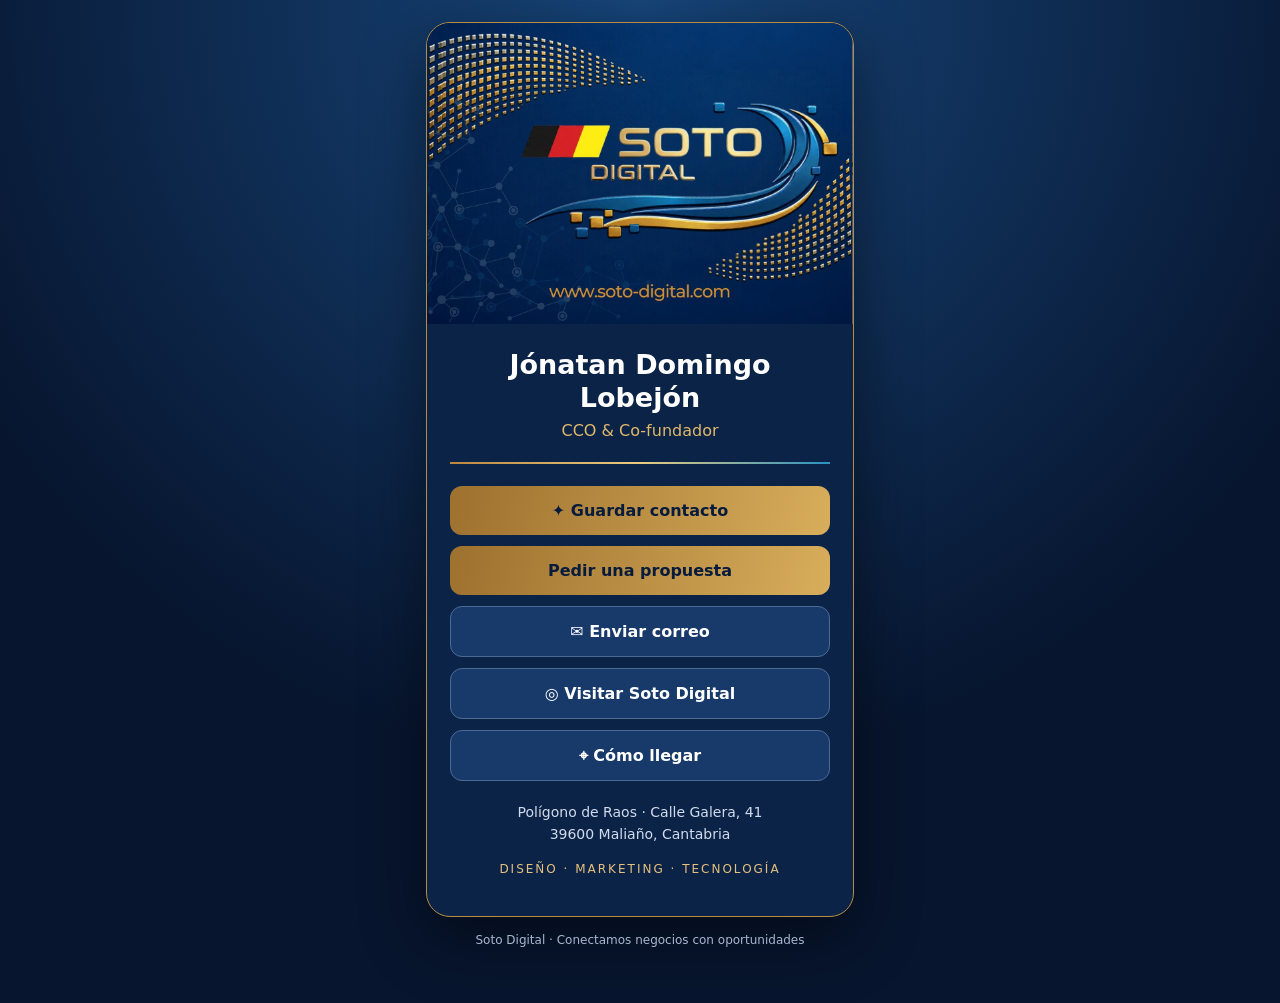
<file: tarjeta/jonatan/index.html>
<!doctype html><html lang="es"><head><meta name="robots" content="noindex, nofollow"><meta charset="utf-8"><meta name="viewport" content="width=device-width,initial-scale=1"><meta name="theme-color" content="#071b3d"><title>Jónatan Domingo Lobejón | Soto Digital</title><meta name="description" content="Tarjeta digital de Jónatan Domingo Lobejón, CCO & Co-fundador de Soto Digital"><style>*{box-sizing:border-box}body{margin:0;background:radial-gradient(circle at 50% 0,#17467b,#07152e 65%);font-family:system-ui,-apple-system,Segoe UI,sans-serif;color:white;min-height:100vh}.wrap{max-width:460px;margin:auto;padding:22px 16px 40px}.card{border:1px solid #b88c42;border-radius:24px;overflow:hidden;background:#0c2348;box-shadow:0 20px 65px #0007}.hero{width:100%;display:block}.body{padding:25px 23px 28px;text-align:center}h1{font-size:27px;margin:0 0 7px;line-height:1.2}.role{color:#e0b96b;font-size:16px;margin:0 0 22px}.line{height:2px;background:linear-gradient(90deg,#bd8840,#e9cb80,#2a92c2);margin-bottom:22px}.btn{display:flex;align-items:center;justify-content:center;gap:10px;text-decoration:none;color:#fff;padding:15px;margin:11px 0;border-radius:12px;background:#173a6b;border:1px solid #4c6b94;font-weight:650}.btn.primary{background:linear-gradient(105deg,#9d712e,#d8ad5b);color:#071b3d;border:0}.btn svg{width:20px;height:20px}.meta{color:#d1dbeb;font-size:14px;line-height:1.6;margin:20px 0 4px}.meta a{color:#e8c57c}.small{font-size:12px;color:#a6b9d0;margin:16px;text-align:center}.tag{font-size:12px;letter-spacing:2px;color:#e5c17c;margin-top:16px}</style></head><body><main class="wrap"><section class="card"><img class="hero" src="portada.jpg" alt="Imagen corporativa Soto Digital"><div class="body"><h1>Jónatan Domingo Lobejón</h1><p class="role">CCO &amp; Co-fundador</p><div class="line"></div><a class="btn primary" href="jonatan-domingo-lobejon.vcf" download>✦ Guardar contacto</a><a class="btn primary" href="https://soto-digital.com/#diagnostico">Pedir una propuesta</a><a class="btn" href="mailto:jonatan@soto-digital.com">✉ Enviar correo</a><a class="btn" href="https://www.soto-digital.com/" target="_blank" rel="noopener">◎ Visitar Soto Digital</a><a class="btn" href="https://www.google.com/maps/search/?api=1&query=Pol%C3%ADgono+de+Raos+Calle+Galera+41+39600+Malia%C3%B1o" target="_blank" rel="noopener">⌖ Cómo llegar</a><p class="meta">Polígono de Raos · Calle Galera, 41<br>39600 Maliaño, Cantabria</p><p class="tag">DISEÑO · MARKETING · TECNOLOGÍA</p></div></section><p class="small">Soto Digital · Conectamos negocios con oportunidades</p></main></body></html>
</file>
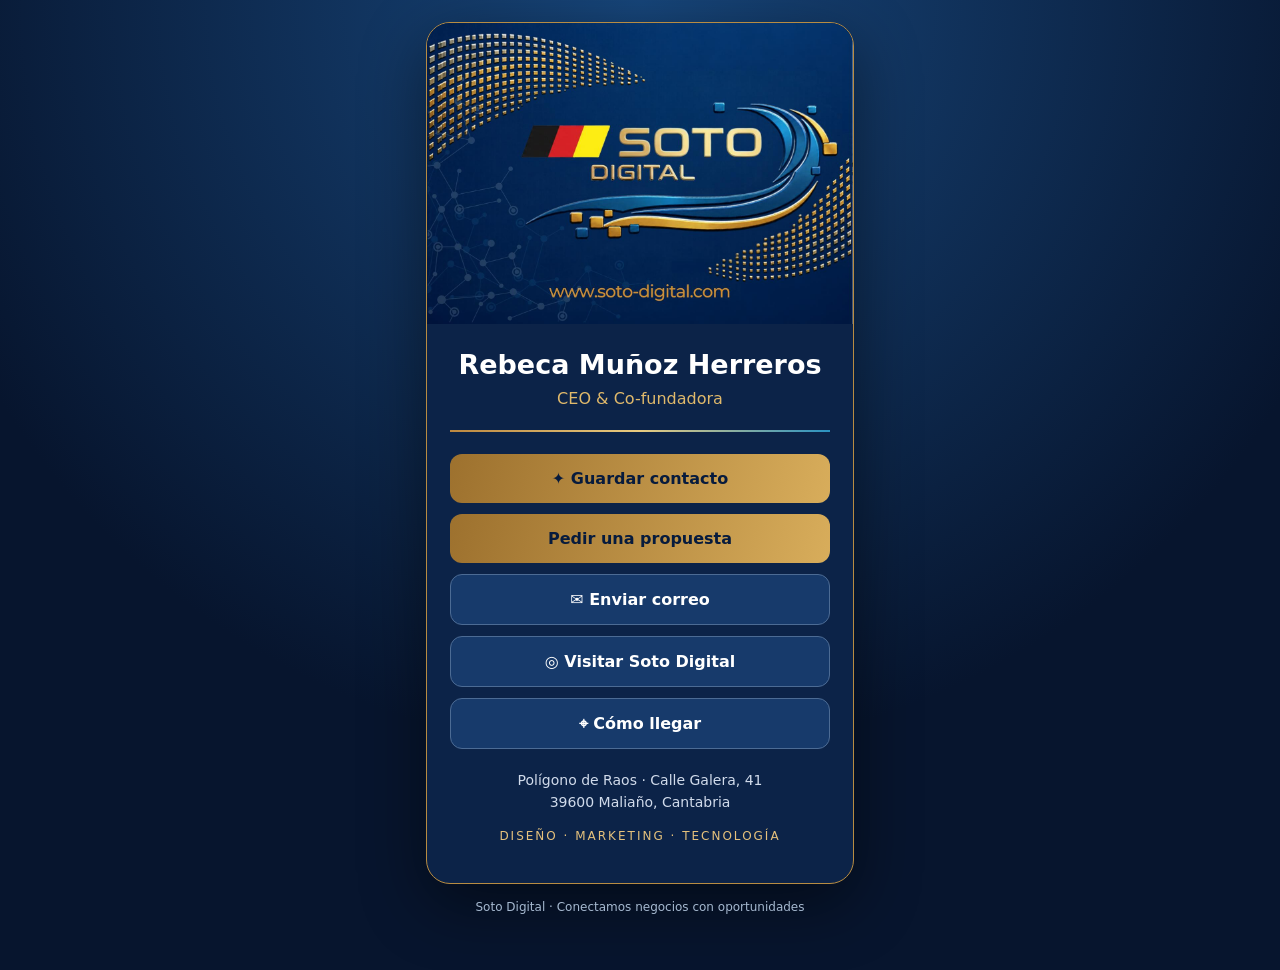
<file: tarjeta/rebeca/index.html>
<!doctype html><html lang="es"><head><meta name="robots" content="noindex, nofollow"><meta charset="utf-8"><meta name="viewport" content="width=device-width,initial-scale=1"><meta name="theme-color" content="#071b3d"><title>Rebeca Muñoz Herreros | Soto Digital</title><meta name="description" content="Tarjeta digital de Rebeca Muñoz Herreros, CEO & Co-fundadora de Soto Digital"><style>*{box-sizing:border-box}body{margin:0;background:radial-gradient(circle at 50% 0,#17467b,#07152e 65%);font-family:system-ui,-apple-system,Segoe UI,sans-serif;color:white;min-height:100vh}.wrap{max-width:460px;margin:auto;padding:22px 16px 40px}.card{border:1px solid #b88c42;border-radius:24px;overflow:hidden;background:#0c2348;box-shadow:0 20px 65px #0007}.hero{width:100%;display:block}.body{padding:25px 23px 28px;text-align:center}h1{font-size:27px;margin:0 0 7px;line-height:1.2}.role{color:#e0b96b;font-size:16px;margin:0 0 22px}.line{height:2px;background:linear-gradient(90deg,#bd8840,#e9cb80,#2a92c2);margin-bottom:22px}.btn{display:flex;align-items:center;justify-content:center;gap:10px;text-decoration:none;color:#fff;padding:15px;margin:11px 0;border-radius:12px;background:#173a6b;border:1px solid #4c6b94;font-weight:650}.btn.primary{background:linear-gradient(105deg,#9d712e,#d8ad5b);color:#071b3d;border:0}.btn svg{width:20px;height:20px}.meta{color:#d1dbeb;font-size:14px;line-height:1.6;margin:20px 0 4px}.meta a{color:#e8c57c}.small{font-size:12px;color:#a6b9d0;margin:16px;text-align:center}.tag{font-size:12px;letter-spacing:2px;color:#e5c17c;margin-top:16px}</style></head><body><main class="wrap"><section class="card"><img class="hero" src="portada.jpg" alt="Imagen corporativa Soto Digital"><div class="body"><h1>Rebeca Muñoz Herreros</h1><p class="role">CEO &amp; Co-fundadora</p><div class="line"></div><a class="btn primary" href="rebeca-munoz-herreros.vcf" download>✦ Guardar contacto</a><a class="btn primary" href="https://soto-digital.com/#diagnostico">Pedir una propuesta</a><a class="btn" href="mailto:rebeca@soto-digital.com">✉ Enviar correo</a><a class="btn" href="https://www.soto-digital.com/" target="_blank" rel="noopener">◎ Visitar Soto Digital</a><a class="btn" href="https://www.google.com/maps/search/?api=1&query=Pol%C3%ADgono+de+Raos+Calle+Galera+41+39600+Malia%C3%B1o" target="_blank" rel="noopener">⌖ Cómo llegar</a><p class="meta">Polígono de Raos · Calle Galera, 41<br>39600 Maliaño, Cantabria</p><p class="tag">DISEÑO · MARKETING · TECNOLOGÍA</p></div></section><p class="small">Soto Digital · Conectamos negocios con oportunidades</p></main></body></html>
</file>
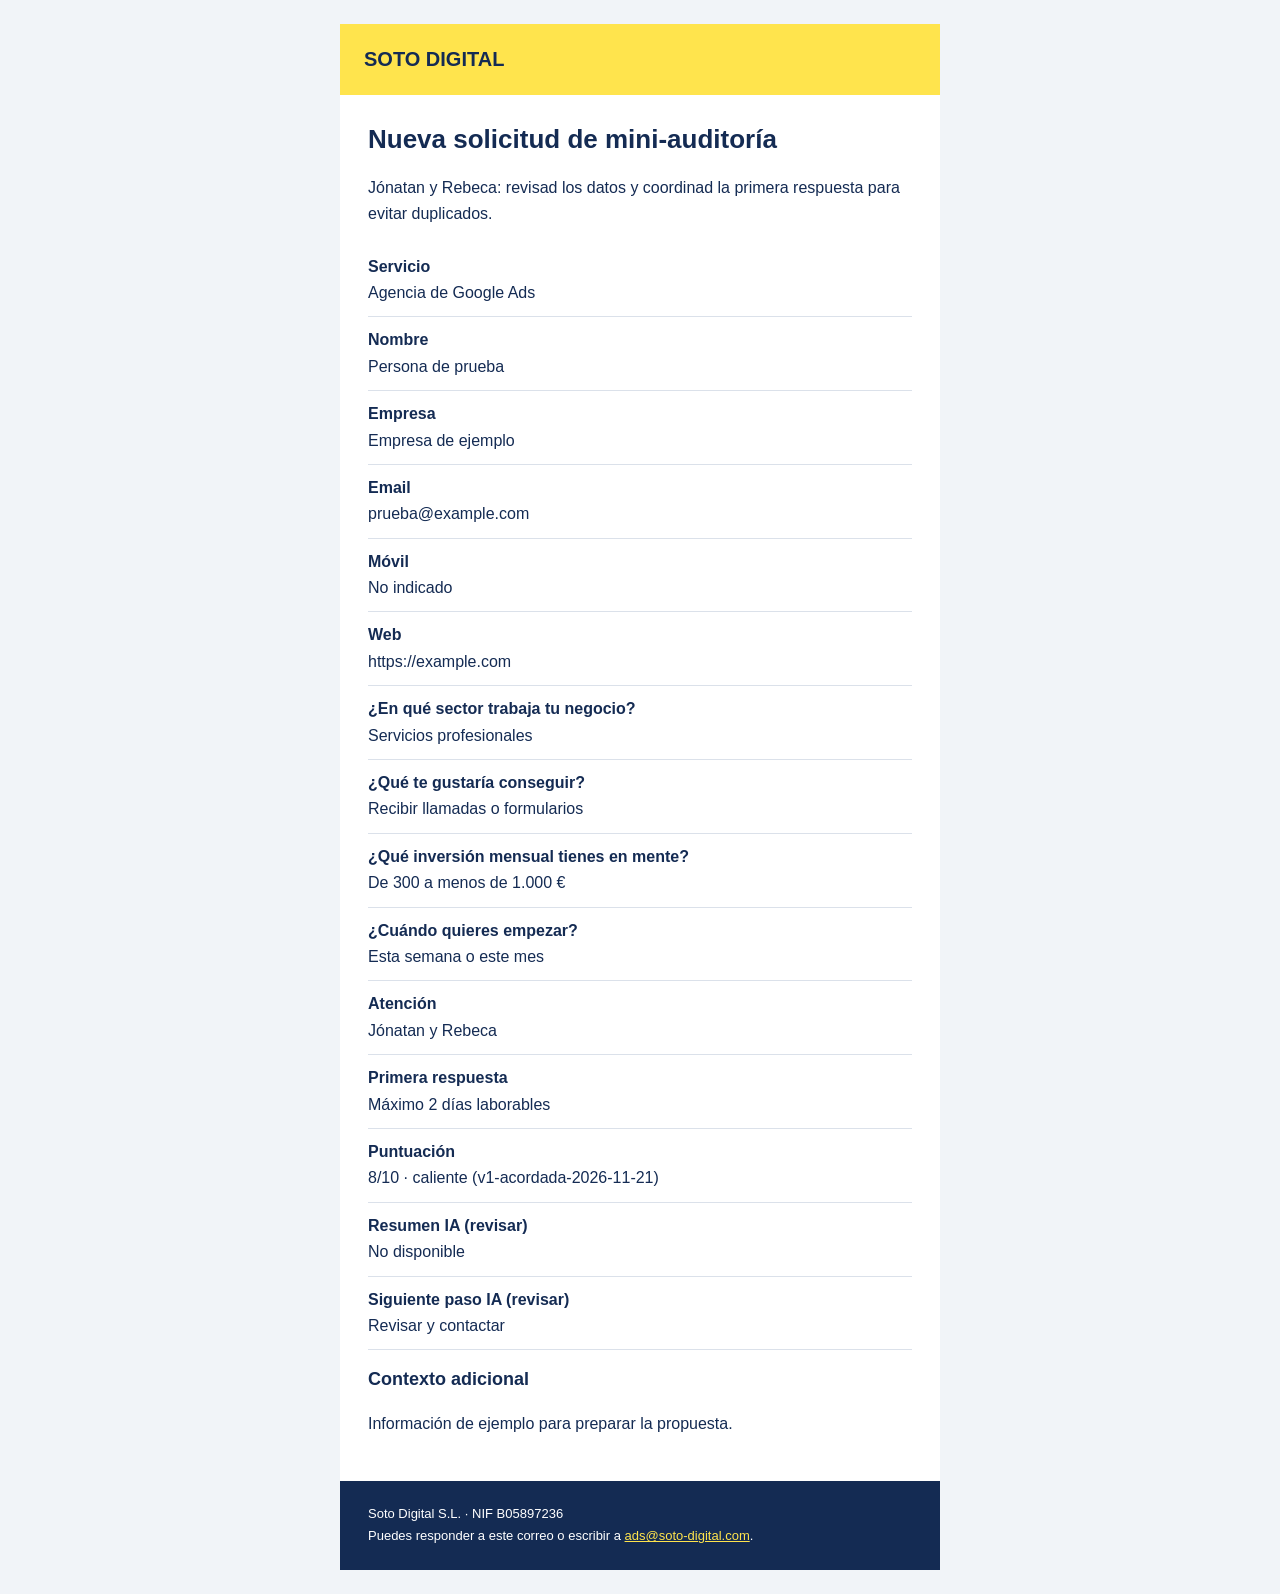
<file: docs/email-preview-admin_sent.html>
<!doctype html><html lang="es"><head><meta charset="UTF-8"><meta name="viewport" content="width=device-width,initial-scale=1"><title>Nueva solicitud de mini-auditoría</title></head><body style="margin:0;background:#f1f4f8;color:#142b53;font-family:Arial,sans-serif"><table role="presentation" style="width:100%;border-collapse:collapse"><tr><td style="padding:24px 12px"><table role="presentation" style="width:100%;max-width:600px;margin:auto;background:#fff;border-collapse:collapse"><tr><td style="padding:24px;background:#ffe44d;color:#142b53;font-size:20px;font-weight:bold">SOTO DIGITAL</td></tr><tr><td style="padding:28px;font-size:16px;line-height:1.65"><h1 style="margin:0 0 18px;font-size:26px;line-height:1.3">Nueva solicitud de mini-auditoría</h1><p>Jónatan y Rebeca: revisad los datos y coordinad la primera respuesta para evitar duplicados.</p><table role="presentation" style="width:100%;border-collapse:collapse"><tr><td style="padding:10px 0;border-bottom:1px solid #dbe1ea"><strong>Servicio</strong><br>Agencia de Google Ads</td></tr><tr><td style="padding:10px 0;border-bottom:1px solid #dbe1ea"><strong>Nombre</strong><br>Persona de prueba</td></tr><tr><td style="padding:10px 0;border-bottom:1px solid #dbe1ea"><strong>Empresa</strong><br>Empresa de ejemplo</td></tr><tr><td style="padding:10px 0;border-bottom:1px solid #dbe1ea"><strong>Email</strong><br>prueba@example.com</td></tr><tr><td style="padding:10px 0;border-bottom:1px solid #dbe1ea"><strong>Móvil</strong><br>No indicado</td></tr><tr><td style="padding:10px 0;border-bottom:1px solid #dbe1ea"><strong>Web</strong><br>https://example.com</td></tr><tr><td style="padding:10px 0;border-bottom:1px solid #dbe1ea"><strong>¿En qué sector trabaja tu negocio?</strong><br>Servicios profesionales</td></tr><tr><td style="padding:10px 0;border-bottom:1px solid #dbe1ea"><strong>¿Qué te gustaría conseguir?</strong><br>Recibir llamadas o formularios</td></tr><tr><td style="padding:10px 0;border-bottom:1px solid #dbe1ea"><strong>¿Qué inversión mensual tienes en mente?</strong><br>De 300 a menos de 1.000 €</td></tr><tr><td style="padding:10px 0;border-bottom:1px solid #dbe1ea"><strong>¿Cuándo quieres empezar?</strong><br>Esta semana o este mes</td></tr><tr><td style="padding:10px 0;border-bottom:1px solid #dbe1ea"><strong>Atención</strong><br>Jónatan y Rebeca</td></tr><tr><td style="padding:10px 0;border-bottom:1px solid #dbe1ea"><strong>Primera respuesta</strong><br>Máximo 2 días laborables</td></tr><tr><td style="padding:10px 0;border-bottom:1px solid #dbe1ea"><strong>Puntuación</strong><br>8/10 · caliente (v1-acordada-2026-11-21)</td></tr><tr><td style="padding:10px 0;border-bottom:1px solid #dbe1ea"><strong>Resumen IA (revisar)</strong><br>No disponible</td></tr><tr><td style="padding:10px 0;border-bottom:1px solid #dbe1ea"><strong>Siguiente paso IA (revisar)</strong><br>Revisar y contactar</td></tr></table><h2 style="font-size:18px">Contexto adicional</h2><p>Información de ejemplo para preparar la propuesta.</p></td></tr><tr><td style="padding:22px 28px;background:#142b53;color:#fff;font-size:13px;line-height:1.7">Soto Digital S.L. · NIF B05897236<br>Puedes responder a este correo o escribir a <a style="color:#ffe44d" href="mailto:ads@soto-digital.com">ads@soto-digital.com</a>.</td></tr></table></td></tr></table></body></html>
</file>
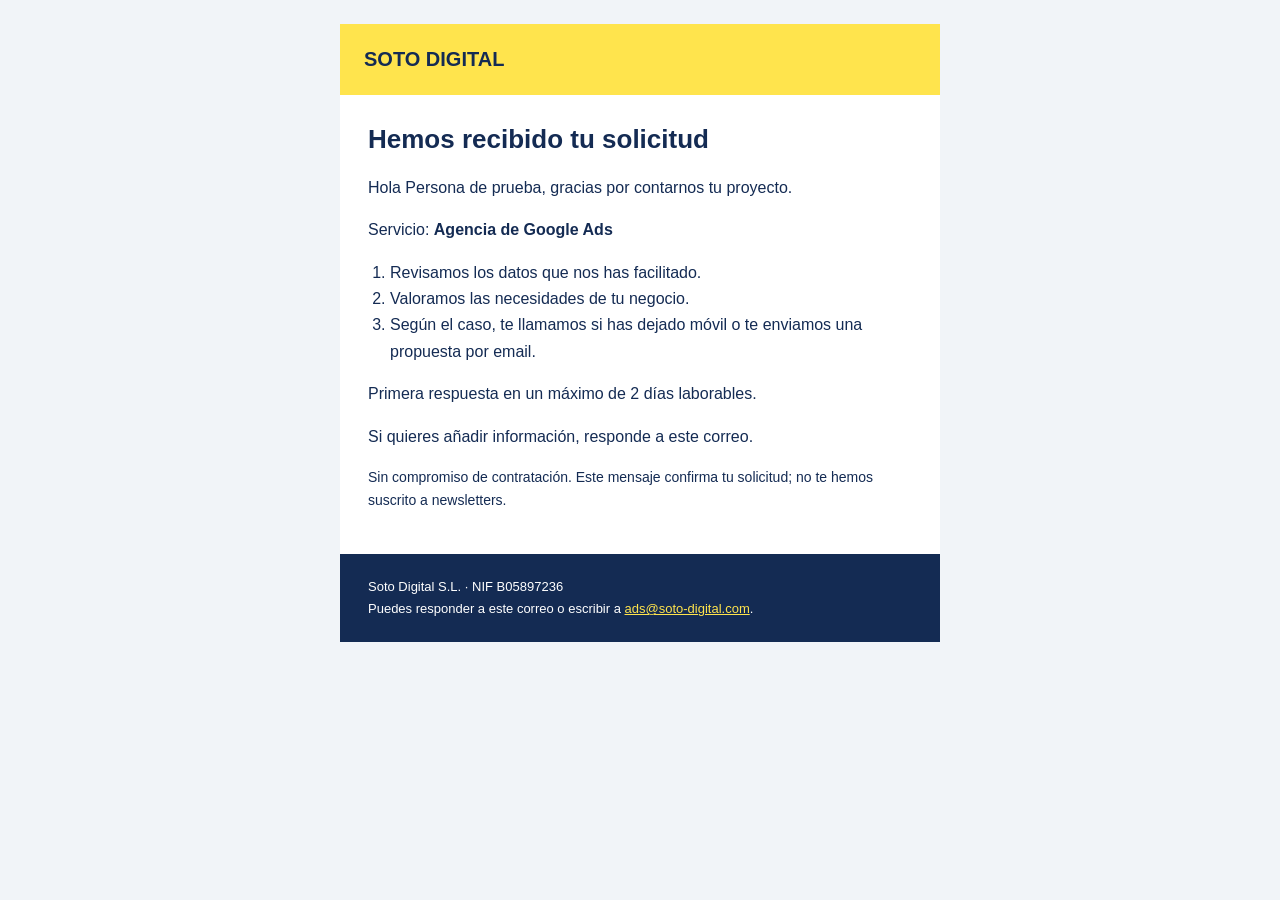
<file: docs/email-preview-confirmation_sent.html>
<!doctype html><html lang="es"><head><meta charset="UTF-8"><meta name="viewport" content="width=device-width,initial-scale=1"><title>Hemos recibido tu solicitud</title></head><body style="margin:0;background:#f1f4f8;color:#142b53;font-family:Arial,sans-serif"><table role="presentation" style="width:100%;border-collapse:collapse"><tr><td style="padding:24px 12px"><table role="presentation" style="width:100%;max-width:600px;margin:auto;background:#fff;border-collapse:collapse"><tr><td style="padding:24px;background:#ffe44d;color:#142b53;font-size:20px;font-weight:bold">SOTO DIGITAL</td></tr><tr><td style="padding:28px;font-size:16px;line-height:1.65"><h1 style="margin:0 0 18px;font-size:26px;line-height:1.3">Hemos recibido tu solicitud</h1><p>Hola Persona de prueba, gracias por contarnos tu proyecto.</p><p>Servicio: <strong>Agencia de Google Ads</strong></p><ol style="padding-left:22px"><li>Revisamos los datos que nos has facilitado.</li><li>Valoramos las necesidades de tu negocio.</li><li>Según el caso, te llamamos si has dejado móvil o te enviamos una propuesta por email.</li></ol><p>Primera respuesta en un máximo de 2 días laborables.</p><p>Si quieres añadir información, responde a este correo.</p><p style="font-size:14px">Sin compromiso de contratación. Este mensaje confirma tu solicitud; no te hemos suscrito a newsletters.</p></td></tr><tr><td style="padding:22px 28px;background:#142b53;color:#fff;font-size:13px;line-height:1.7">Soto Digital S.L. · NIF B05897236<br>Puedes responder a este correo o escribir a <a style="color:#ffe44d" href="mailto:ads@soto-digital.com">ads@soto-digital.com</a>.</td></tr></table></td></tr></table></body></html>
</file>
